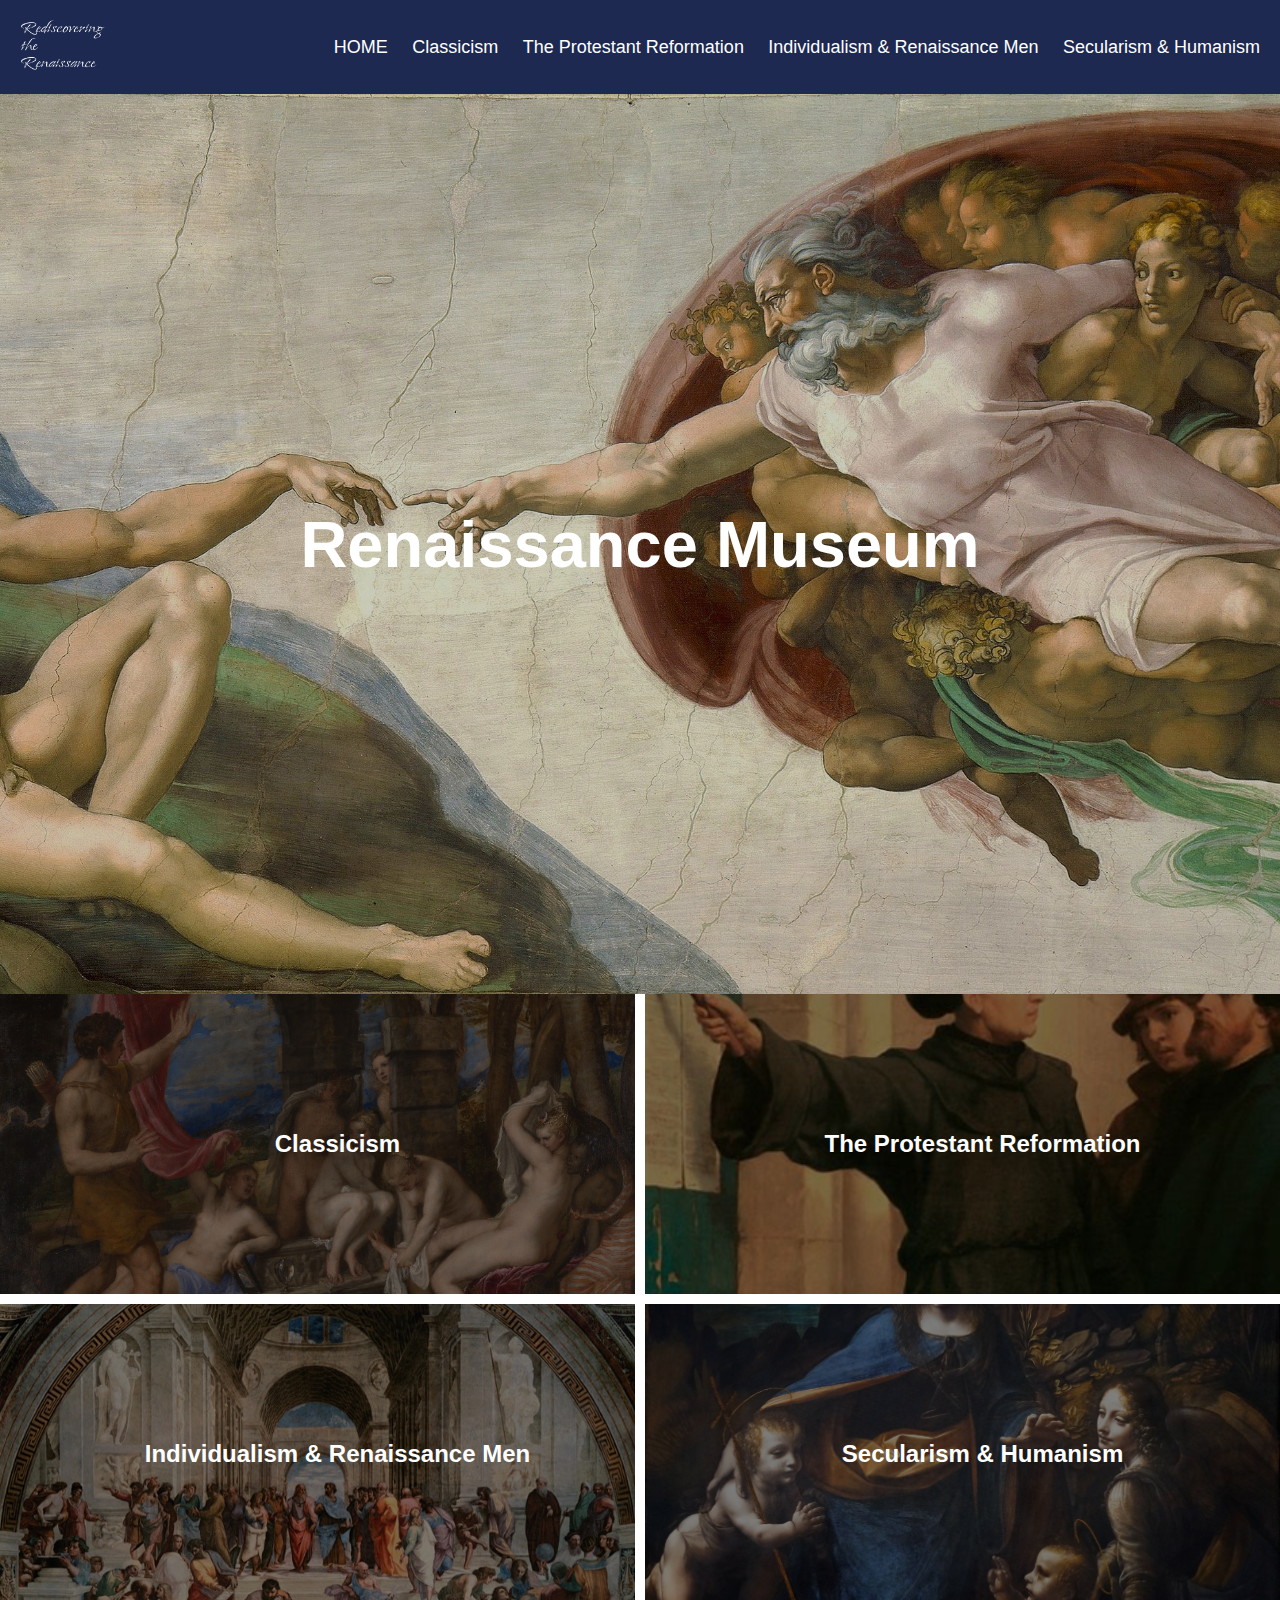
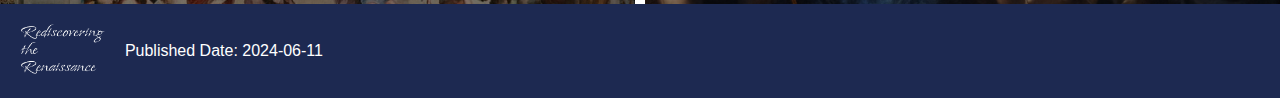
<file: index.html>
<!DOCTYPE html>
<html lang="en">
<head>
    <meta charset="UTF-8">
    <meta name="viewport" content="width=device-width, initial-scale=1.0">
    <title>网页导航栏</title>
    <link rel="stylesheet" href="style/style.css">
</head>
<body>
    <header>
        <div class="container">
            <div class="logo">
                <img src="Rediscovering the Renaissance.png" alt="网站Logo">
            </div>
            <nav>
                <ul>
                    <li><a href="index.html">HOME</a></li>
                    <li><a href="classicism.html">Classicism</a></li>
                    <li><a href="protestant.html">The Protestant Reformation</a></li>
                    <li><a href="indi.html">Individualism & Renaissance Men</a></li>
                    <li><a href="SecHum.html">Secularism & Humanism</a></li>
                </ul>
            </nav>
        </div>
    </header>
    <section class="hero" style="background-image: url('pics/图像 8.jpg');">
        <div class="hero-content">
            <h1>Renaissance Museum</h1>
        </div>
    </section>
    <div class="content-grid">
        <div class="grid-item" style="background-image: url('pics/图像 9.jpg');">
            <div class="overlay">
                <ul>
                    <li><a href="classicism.html"><h2>Classicism</h2></a></li>
                </ul>
            </div>
        </div>
        <div class="grid-item" style="background-image: url('pics/OIP.jpg');">
            <div class="overlay">
                <ul>
                    <li><a href="protestant.html"><h2>The Protestant Reformation</h2></a></li>
                </ul>
            </div>
        </div>
        <div class="grid-item" style="background-image: url('pics/图片 1.jpg');">
            <div class="overlay">
                <ul>
                    <li><a href="indi.html"><h2>Individualism & Renaissance Men</h2></a></li>
                </ul>
            </div>
        </div>
        <div class="grid-item" style="background-image: url('pics/b356b97f01f154e453c948dd3e40f070b61adf45.jpg');">
            <div class="overlay">
                <ul>
                    <li><a href="SecHum.html"><h2>Secularism & Humanism</h2></a></li>
                </ul>
            </div>
        </div>
    </div>
    <footer>
        <div class="container">
            <div class="footer-logo">
                <img src="Rediscovering the Renaissance.png" alt="Website Logo">
            </div>
            <div class="footer-content">
                <div class="published-date">Published Date: 2024-06-11</div>
                </div>
            </div>
        </div>
    </footer>
</body>
</html>
</file>
<file: style/style.css>
body {
    margin: 0;
    padding: 0;
    font-family: Georgia, sans-serif;
}

header {
    background-color: #1D2951;
    color: #ffffff;
    padding: 20px 0;
}

.container {
    display: flex;
    justify-content: space-between;
    align-items: center;
    padding: 0 20px;
}

.logo img {
    height: 50px; /* 根据需要调整logo的高度 */
}

nav ul {
    list-style: none;
    padding: 0;
    margin: 0;
}

nav ul li {
    display: inline-block;
    margin-right: 20px;
}

nav ul li:last-child {
    margin-right: 0;
}

nav ul li a {
    text-decoration: none;
    color: #ffffff;
    font-size: 18px;
}

nav ul li a:hover {
    color: #cccccc;
}

.hero {
    position: relative;
    height: 100vh; /* 设置hero section的高度，这里使用视口高度 */
    background-image: url('background.jpg'); /* 替换成你的背景图片路径 */
    background-size: cover;
    background-position: center;
    display: flex;
    align-items: center;
    justify-content: center;
}

.hero::after {
    content: "";
    position: absolute;
    top: 0;
    left: 0;
    width: 100%;
    height: 100%;
    background-color: rgba(0, 0, 0, 0.195); /* 设置半透明灰色层 */
}

.hero-content {
    text-align: center;
    z-index: 1;
    color: #ffffff;
}

.hero-content h1 {
    font-size: 65px;
    margin: 0;
}

.content-grid {
    display: grid;
    grid-template-columns: 1fr 1fr; /* 两列 */
    grid-template-rows: 300px 300px; /* 两行，每行高度300px */
    gap: 10px; /* 格子间隔 */
}

.grid-item {
    position: relative;
    display: flex;
    align-items: center;
    justify-content: center;
    background-size: cover;
    background-position: center;
}

.overlay {
    position: absolute;
    top: 0;
    left: 0;
    width: 100%;
    height: 100%;
    background-color: rgba(0, 0, 0, 0.5); /* 半透明灰色层 */
    display: flex;
    align-items: center;
    justify-content: center;
    color: white;
}

.overlay h2 {
    margin: 0;
    font-size: 24px;
}

.overlay a  {
    text-decoration: none;
    color: #ffffff;
    font-size: 18px;
}

.content-grid ul {
    list-style: none;
}

footer {
    background-color: #1D2951;
    color: #ffffff;
    padding: 20px 0;
    display: flex;
    justify-content: space-between;
    align-items: center;
}

.footer-logo img {
    height: 50px;  /* Adjust as needed */
}

.footer-content {
    display: flex;
    align-items: center;
}

.footer-content div {
    margin-left: 20px;
}

button {
    background-color: transparent;
    border: 1px solid #ffffff;
    color: #ffffff;
    padding: 5px 10px;
    margin-right: 10px;
    cursor: pointer;
}

button:hover {
    background-color: #ffffff;
    color: #1D2951;
}
</file>
